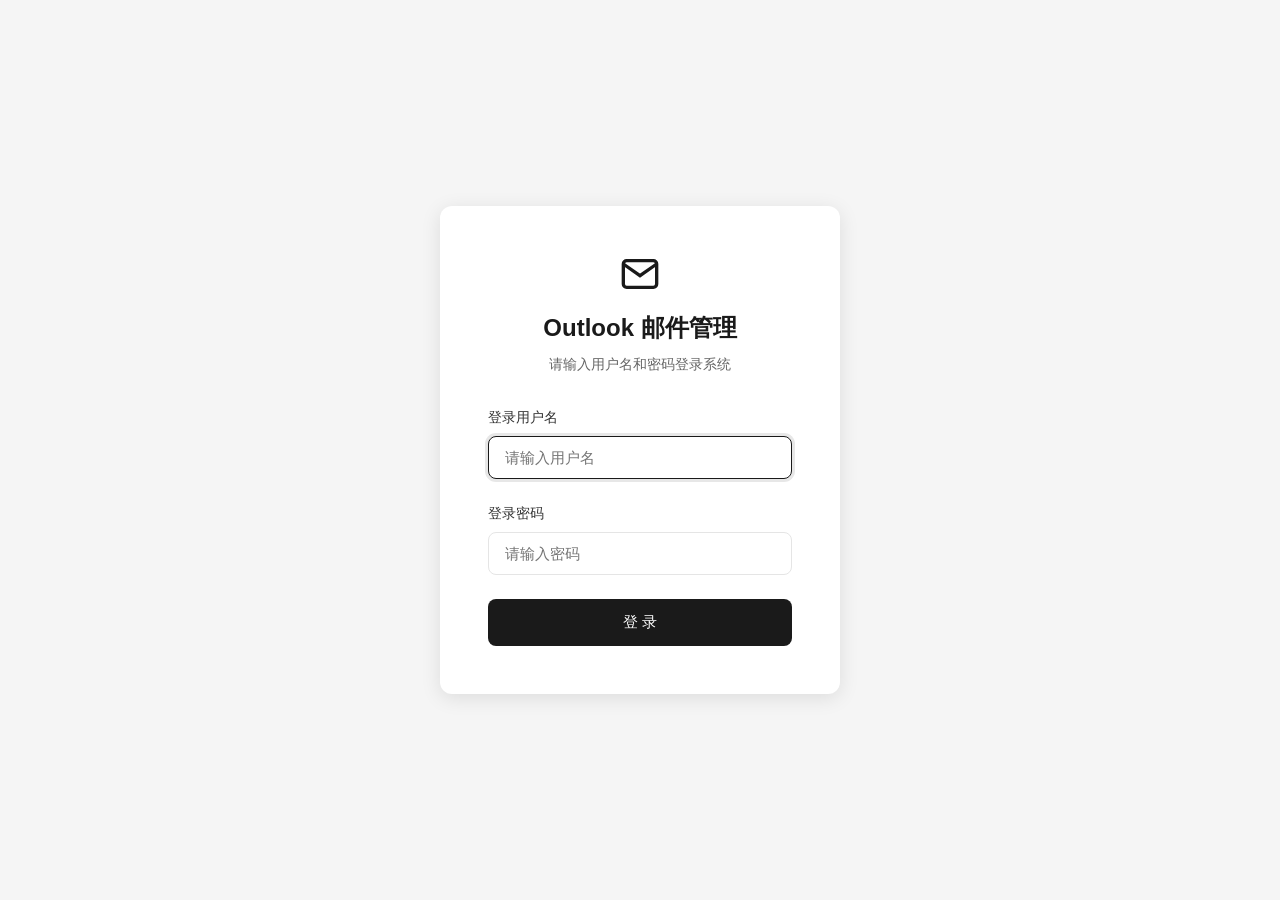
<file: templates/login.html>
<!DOCTYPE html>
<html lang="zh-CN">
<head>
    <meta charset="UTF-8">
    <meta name="viewport" content="width=device-width, initial-scale=1.0">
    <title>登录 - Outlook 邮件管理</title>
    <style>
        * {
            margin: 0;
            padding: 0;
            box-sizing: border-box;
        }
        
        body {
            font-family: -apple-system, BlinkMacSystemFont, 'Segoe UI', Roboto, 'Helvetica Neue', Arial, sans-serif;
            background-color: #f5f5f5;
            color: #1a1a1a;
            line-height: 1.5;
            min-height: 100vh;
            display: flex;
            align-items: center;
            justify-content: center;
        }
        
        .login-container {
            background-color: #ffffff;
            border-radius: 12px;
            box-shadow: 0 4px 20px rgba(0,0,0,0.1);
            padding: 48px;
            width: 400px;
            max-width: 90%;
        }
        
        .login-header {
            text-align: center;
            margin-bottom: 32px;
        }
        
        .login-logo {
            display: flex;
            align-items: center;
            justify-content: center;
            gap: 12px;
            margin-bottom: 16px;
        }
        
        .login-logo svg {
            width: 40px;
            height: 40px;
            color: #1a1a1a;
        }
        
        .login-title {
            font-size: 24px;
            font-weight: 600;
            color: #1a1a1a;
        }
        
        .login-subtitle {
            font-size: 14px;
            color: #666;
            margin-top: 8px;
        }
        
        .form-group {
            margin-bottom: 24px;
        }
        
        .form-label {
            display: block;
            font-size: 14px;
            font-weight: 500;
            color: #333;
            margin-bottom: 8px;
        }
        
        .form-input {
            width: 100%;
            padding: 12px 16px;
            border: 1px solid #e5e5e5;
            border-radius: 8px;
            font-size: 15px;
            transition: border-color 0.15s, box-shadow 0.15s;
        }
        
        .form-input:focus {
            outline: none;
            border-color: #1a1a1a;
            box-shadow: 0 0 0 3px rgba(26, 26, 26, 0.1);
        }
        
        .login-btn {
            width: 100%;
            padding: 14px 24px;
            background-color: #1a1a1a;
            color: #ffffff;
            border: none;
            border-radius: 8px;
            font-size: 15px;
            font-weight: 500;
            cursor: pointer;
            transition: background-color 0.2s;
        }
        
        .login-btn:hover {
            background-color: #333;
        }
        
        .login-btn:disabled {
            background-color: #999;
            cursor: not-allowed;
        }
        
        .error-message {
            background-color: #fce8e6;
            color: #c5221f;
            padding: 12px 16px;
            border-radius: 8px;
            font-size: 14px;
            margin-bottom: 24px;
            display: none;
        }
        
        .error-message.show {
            display: block;
        }
    </style>
</head>
<body>
    <div class="login-container">
        <div class="login-header">
            <div class="login-logo">
                <svg viewBox="0 0 24 24" fill="none" stroke="currentColor" stroke-width="2">
                    <path d="M4 4h16c1.1 0 2 .9 2 2v12c0 1.1-.9 2-2 2H4c-1.1 0-2-.9-2-2V6c0-1.1.9-2 2-2z"></path>
                    <polyline points="22,6 12,13 2,6"></polyline>
                </svg>
            </div>
            <h1 class="login-title">Outlook 邮件管理</h1>
            <p class="login-subtitle">请输入用户名和密码登录系统</p>
        </div>
        
        <div class="error-message" id="errorMessage"></div>
        
        <form id="loginForm" onsubmit="handleLogin(event)">
            <div class="form-group">
                <label class="form-label" for="username">登录用户名</label>
                <input type="text" class="form-input" id="username" placeholder="请输入用户名" autofocus required>
            </div>
            <div class="form-group">
                <label class="form-label" for="password">登录密码</label>
                <input type="password" class="form-input" id="password" placeholder="请输入密码" required>
            </div>
            <button type="submit" class="login-btn" id="loginBtn">登 录</button>
        </form>
    </div>
    
    <script>
        async function handleLogin(event) {
            event.preventDefault();
            
            const username = document.getElementById('username').value.trim();
            const password = document.getElementById('password').value;
            const loginBtn = document.getElementById('loginBtn');
            const errorMessage = document.getElementById('errorMessage');
            
            if (!username || !password) {
                errorMessage.textContent = '请输入用户名和密码';
                errorMessage.classList.add('show');
                return;
            }
            
            loginBtn.disabled = true;
            loginBtn.textContent = '登录中...';
            errorMessage.classList.remove('show');
            
            try {
                const response = await fetch('/login', {
                    method: 'POST',
                    headers: { 'Content-Type': 'application/json' },
                    body: JSON.stringify({ username, password })
                });
                
                const data = await response.json();
                
                if (data.success) {
                    window.location.href = '/';
                } else {
                    errorMessage.textContent = data.error || '登录失败';
                    errorMessage.classList.add('show');
                    loginBtn.disabled = false;
                    loginBtn.textContent = '登 录';
                }
            } catch (error) {
                errorMessage.textContent = '网络错误，请重试';
                errorMessage.classList.add('show');
                loginBtn.disabled = false;
                loginBtn.textContent = '登 录';
            }
        }
        
        // 回车键提交（对用户名、密码输入框均生效）
        ['username', 'password'].forEach(function(fieldId) {
            const input = document.getElementById(fieldId);
            if (!input) return;
            input.addEventListener('keypress', function(e) {
                if (e.key === 'Enter') {
                    document.getElementById('loginForm').dispatchEvent(new Event('submit'));
                }
            });
        });
    </script>
</body>
</html>
</file>
